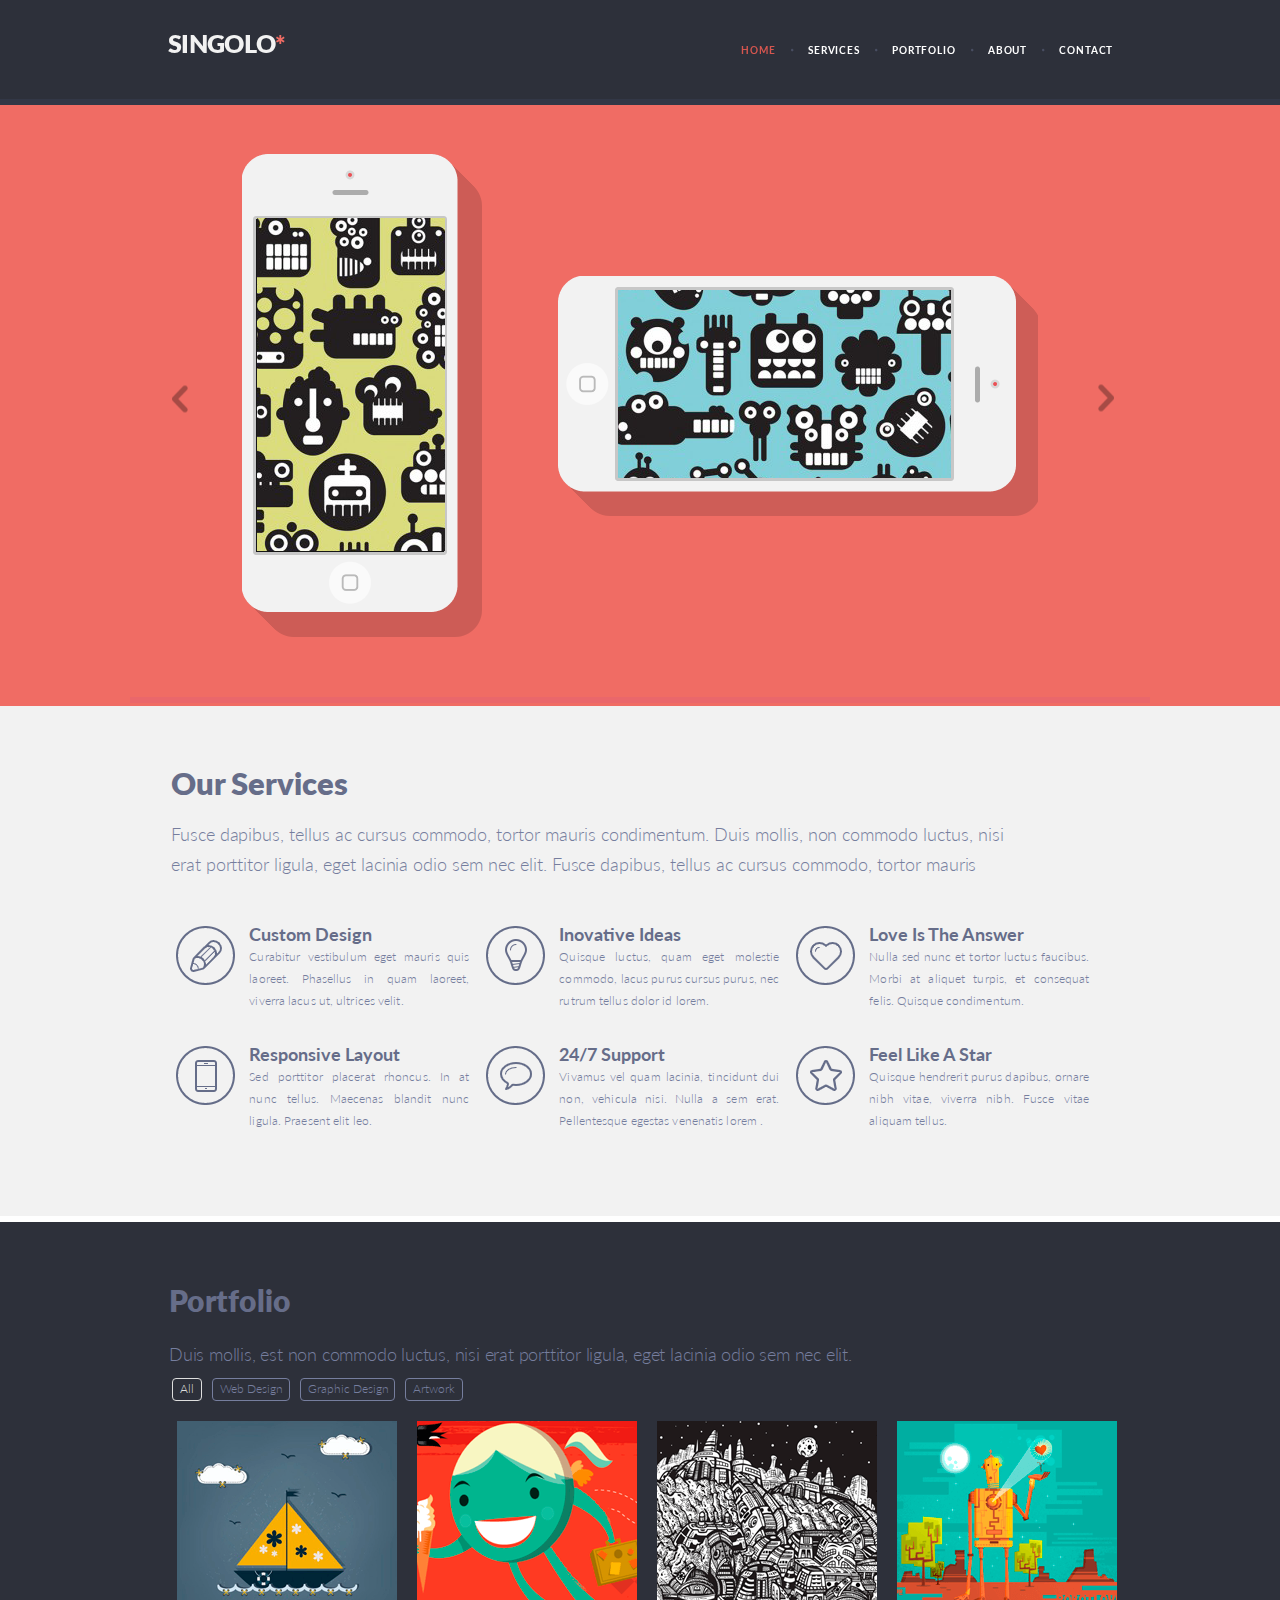
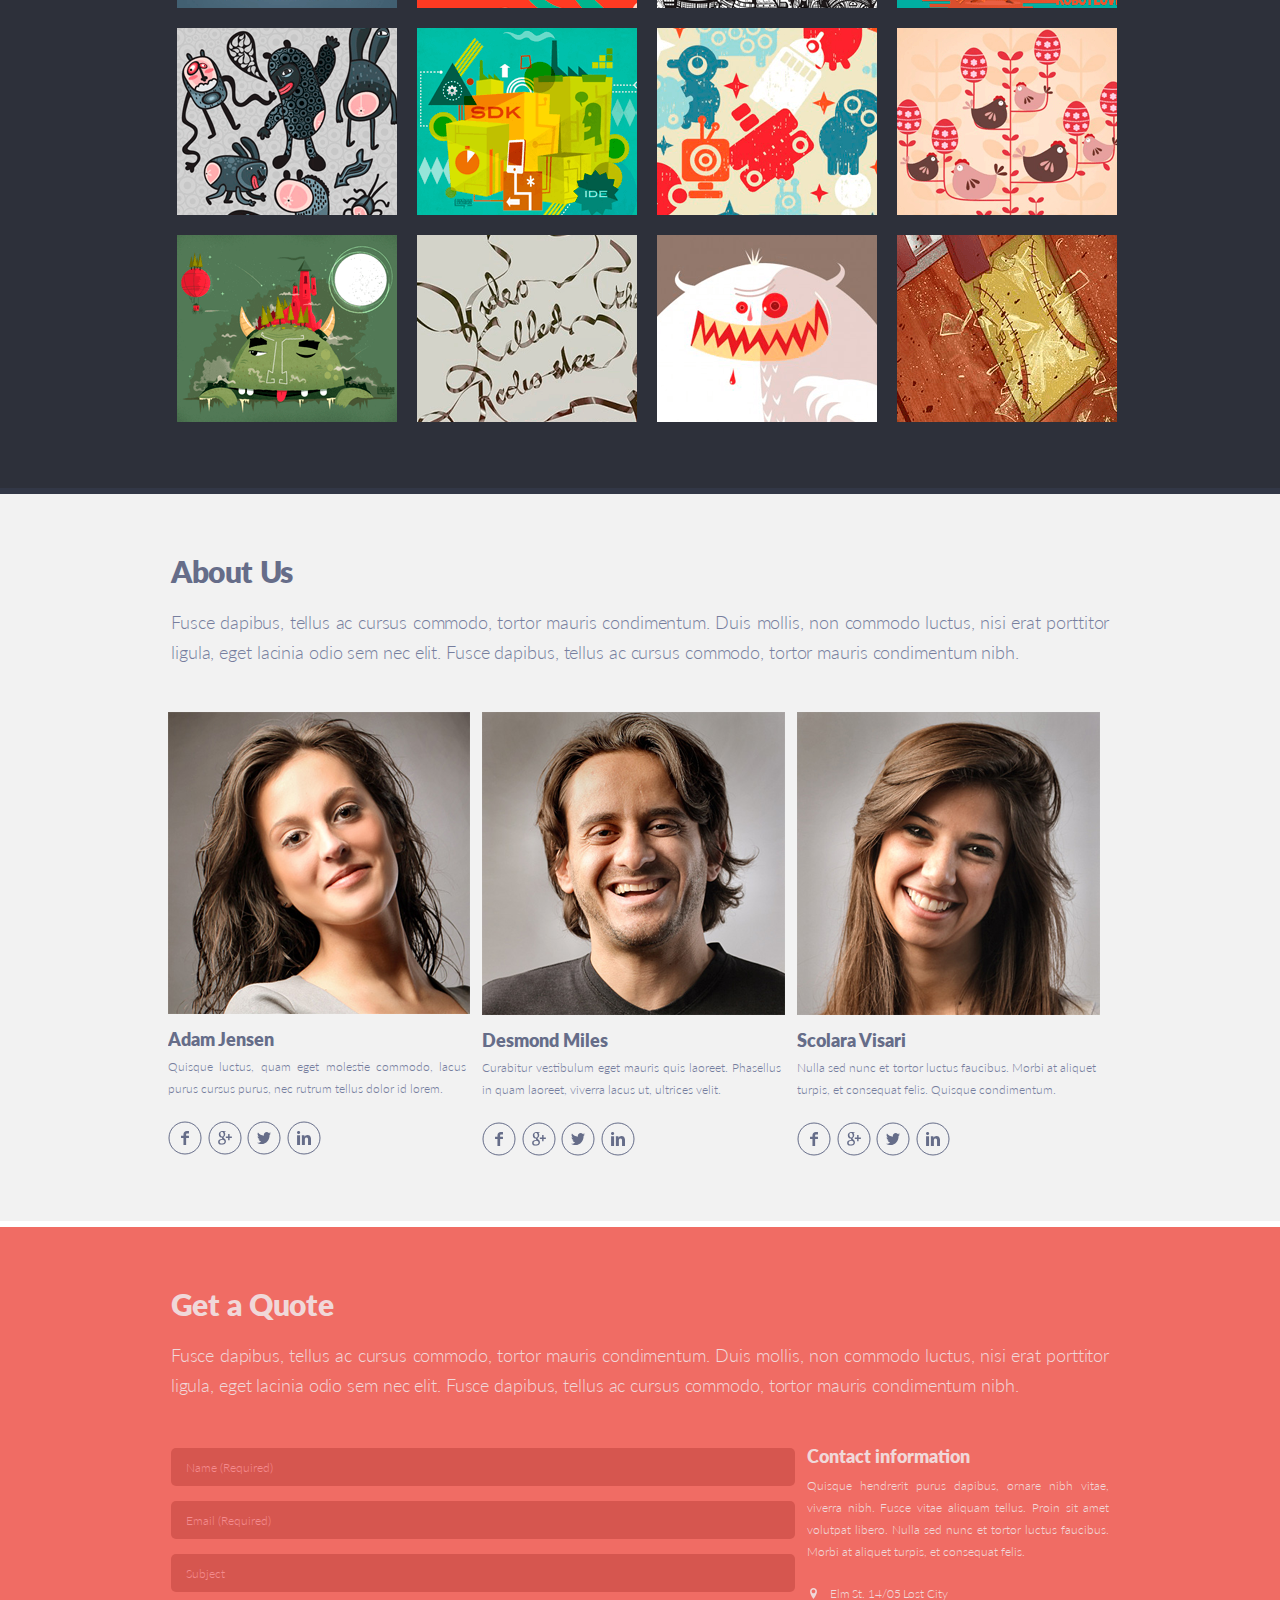
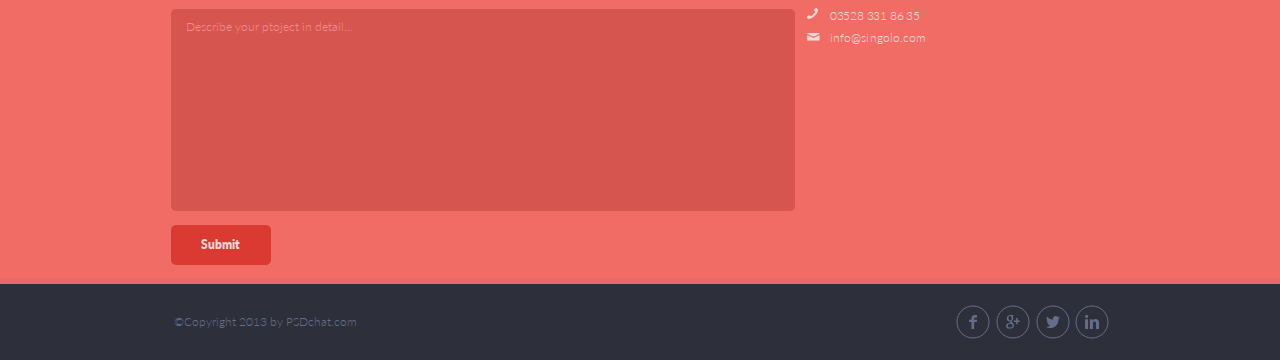
<file: index.html>
<!DOCTYPE html>
<html lang="en">

<head>
    <meta charset="UTF-8">
    <meta name="viewport" content="width=device-width, initial-scale=1.0">
    <meta http-equiv="X-UA-Compatible" content="ie=edge">
    <title>Singolo</title>
    <link rel="stylesheet" href="./style.css">
    <link rel="stylesheet" href="./fonts.css">
</head>

<body>
    <header>
        <div class="wraper">
            <div class="shadowed-cover"></div>
            <div class="header-content">
                <img src="./assets/icons/Burger-menu-icon.png" class="burger_button" alt="burger" id="burger_button">
                    <h1 class="logo_name" id="logo"><a href="#">Singolo</a></h1>
                <nav class="navbar" id="navbar">
                    <ul class="nav_menu hidden" id="menu">
                        <li class="nav_item active"><a href="#home">HOME</a></li>
                        <li class="nav_item"><a href="#services">SERVICES</a></li>
                        <li class="nav_item"><a href="#portfolio">PORTFOLIO</a></li>
                        <li class="nav_item"><a href="#about-us">ABOUT</a></li>
                        <li class="nav_item"><a href="#contact">CONTACT</a></li>
                    </ul>
                </nav>
            </div>
        </div>
    </header>
    <main>
        <article class="slider">
            <div class="carusel">
                <a class="anchor" id="home"></a>
                <div class="wraper">
                    <div class="slider-container">
                        <div class="slider-item active">
                            <div class="slider description">
                                <div class="vertical"><img src="./assets/icons/iphone_vert_fill.png"
                                        alt="vertical phone" id="vertical-fill">
                                    <div class="phone_button_vertical" id="vertical"></div>
                                </div>
                                <div class="horizontal"><img src="./assets/icons/iphone_horiz_fill.png"
                                        alt="horizontal phone" id="horizontal-fill">
                                    <div class="phone_button_horizontal" id="horizontal"></div>
                                </div>
                            </div>
                        </div>
                        <div class="slider-item">
                            <div class="slider description">
                                <div class="project_name">
                                    <img src="./assets/icons/Slider2.png" alt="slider" class="project-name-img">
                                </div>
                            </div>
                        </div>
                    </div>
                    <div class="controls">
                        <div class="control left">
                            <div class="arrow left">
                                <img src="./assets/icons/arrow left.png" alt="arrow left">
                            </div>
                        </div>
                        <div class="control right">
                            <div class="arrow right">
                                <img src="./assets/icons/arrow right.png" alt="arrow right">
                            </div>
                        </div>
                    </div>
                </div>
            </div>
        </article>

        <article class="services-block">
            <div class="wraper">
                <div class="services-content">
                    <a class="anchor fix-position" id="services"></a>
                    <h2 class="services_title">Our Services</h2>
                    <p class="services_description">Fusce dapibus, tellus ac cursus commodo, tortor mauris condimentum.
                        Duis
                        mollis, non commodo luctus,
                        nisi erat porttitor ligula, eget lacinia odio sem nec elit. Fusce dapibus, tellus ac cursus
                        commodo,
                        tortor mauris condimentum nibh.</p>
                    <div>
                        <div class="cards">
                            <div class="cards_item">
                                <img class="cards_pen cards_image" src="./assets/icons/pen.svg" alt="pen">
                                <h3 class="cards_name cards_name_design">Custom Design</h3>
                                <p class="cards_fill cards_fill_design">Curabitur vestibulum eget mauris quis laoreet.
                                    Phasellus in quam laoreet, viverra lacus
                                    ut, ultrices velit.</p>
                            </div>
                            <div class="cards_item">
                                <img class="cards_bulb cards_image" src="./assets/icons/lampa.png" alt="lightbulb">
                                <h3 class="cards_name cards_name_bulb">Inovative Ideas</h3>
                                <p class="cards_fill cards_fill_ideas">Quisque luctus, quam eget molestie commodo, lacus
                                    purus cursus purus, nec rutrum tellus
                                    dolor id lorem.</p>
                            </div>
                            <div class="cards_item">
                                <img class="cards_heart cards_image" src="./assets/icons/heart.svg" alt="heart">
                                <h3 class="cards_name cards_name_love">Love Is The Answer</h3>
                                <p class="cards_fill cards_fill_love">Nulla sed nunc et tortor luctus faucibus. Morbi at
                                    aliquet turpis, et consequat felis.
                                    Quisque condimentum.</p>
                            </div>
                            <div class="cards_item">
                                <img class="cards_phone cards_image" src="./assets/icons/phone.png" alt="phone">
                                <h3 class="cards_name cards_name_responsive">Responsive Layout</h3>
                                <p class="cards_fill cards_fill_responsive">Sed porttitor placerat rhoncus. In at nunc
                                    tellus. Maecenas blandit nunc ligula. Praesent
                                    elit leo.</p>
                            </div>
                            <div class="cards_item">
                                <img class="card_bubble cards_image" src="./assets/icons/bubble.svg" alt="bubble">
                                <h3 class="cards_name cards_name_support">24/7 Support</h3>
                                <p class="cards_fill cards_fill_support">Vivamus vel quam lacinia, tincidunt dui non,
                                    vehicula nisi. Nulla a sem erat.
                                    Pellentesque egestas venenatis lorem .</p>
                            </div>
                            <div class="cards_item">
                                <img class="card_star cards_image" src="./assets/icons/star.svg" alt="star">
                                <h3 class="cards_name cards_name_star">Feel Like A Star</h3>
                                <p class="cards_fill cards_fill_star">Quisque hendrerit purus dapibus, ornare nibh
                                    vitae,
                                    viverra nibh. Fusce vitae aliquam
                                    tellus.
                                </p>
                            </div>
                        </div>
                    </div>
                </div>
            </div>
        </article>

        <article class="portfolio">
            <div class="wraper">
                <div class="portfolio_container">
                    <a class="anchor fix-position" id="portfolio"></a>
                    <h2 class="title_portfolio">Portfolio</h2>
                    <p class="portfolio_description">
                        Duis mollis, est non commodo luctus, nisi erat porttitor ligula, eget lacinia odio sem nec elit.
                    </p>
                    <div class="portfolio_tags" id="tags">
                        <button class="tag all active">All</button>
                        <button class="tag web">Web Design</button>
                        <button class="tag design">Graphic Design</button>
                        <button class="tag artwork">Artwork</button>
                    </div>
                    <div class="portfolio_img">
                        <ul class="imges" id="portfolio_images">
                            <li class="img_item img_1"></li>
                            <li class="img_item img_2"></li>
                            <li class="img_item img_3"></li>
                            <li class="img_item img_4"></li>
                            <li class="img_item img_5"></li>
                            <li class="img_item img_6"></li>
                            <li class="img_item img_7"></li>
                            <li class="img_item img_8"></li>
                            <li class="img_item img_9"></li>
                            <li class="img_item img_10"></li>
                            <li class="img_item img_11"></li>
                            <li class="img_item img_12"></li>
                        </ul>
                    </div>
                </div>
        </article>
        <article class="about_us">
            <div class="about_container">
                <a class="anchor fix-position" id="about-us"></a>
                <h2 class="title_about_us">About Us</h2>
                <p class="about_us_description">
                    Fusce dapibus, tellus ac cursus commodo, tortor mauris condimentum. Duis mollis, non commodo
                    luctus, nisi erat porttitor ligula, eget lacinia odio sem nec elit. Fusce dapibus, tellus
                    ac cursus commodo, tortor mauris condimentum
                    nibh.
                </p>
                <div class="member_board">
                    <div class="member">
                        <div class="member_photo">
                            <img src="./assets/icons/member_1.png" alt="member_1">
                        </div>
                        <h3 class="member_name">Adam Jensen</h3>
                        <p class="member_info">Quisque luctus, quam eget molestie commodo, lacus purus cursus purus,
                            nec rutrum tellus dolor id lorem.</p>
                        <ul class="member socials">
                            <li class="social_icon facebook">
                                <a href="#" target="_blank"></a>
                            </li>
                            <li class="social_icon google">
                                <a href="#" target="_blank"></a>
                            </li>
                            <li class="social_icon twitter">
                                <a href="#" target="_blank"></a>
                            </li>
                            <li class="social_icon linkedin">
                                <a href="#" target="_blank"></a>
                            </li>
                        </ul>
                    </div>
                    <div class="member center">
                        <div class="member_photo">
                            <img src="./assets/icons/member_2.png" alt="member_2">
                        </div>
                        <h3 class="member_name">Desmond Miles</h3>
                        <p class="member_info">Curabitur vestibulum eget mauris quis laoreet. Phasellus in quam
                            laoreet, viverra lacus ut, ultrices velit.</p>
                        <ul class="member socials">
                            <li class="social_icon facebook">
                                <a href="#" target="_blank"></a>
                            </li>
                            <li class="social_icon google">
                                <a href="#" target="_blank"></a>
                            </li>
                            <li class="social_icon twitter">
                                <a href="#" target="_blank"></a>
                            </li>
                            <li class="social_icon linkedin">
                                <a href="#" target="_blank"></a>
                            </li>
                        </ul>
                    </div>
                    <div class="member">
                        <div class="member_photo">
                            <img src="./assets/icons/member_3.png" alt="member_3">
                        </div>
                        <h3 class="member_name">Scolara Visari</h3>
                        <p class="member_info">Nulla sed nunc et tortor luctus faucibus. Morbi at aliquet turpis, et
                            consequat felis. Quisque condimentum.</p>
                        <ul class="member socials">
                            <li class="social_icon facebook">
                                <a href="#" target="_blank"></a>
                            </li>
                            <li class="social_icon google">
                                <a href="#" target="_blank"></a>
                            </li>
                            <li class="social_icon twitter">
                                <a href="#" target="_blank"></a>
                            </li>
                            <li class="social_icon linkedin">
                                <a href="#" target="_blank"></a>
                            </li>
                        </ul>
                    </div>
                </div>
            </div>
            </div>
        </article>
        <article class="quote">
            <div class="wraper">
                <div class="quote_container">
                    <h2 class="quote_title">
                        Get a Quote
                    </h2>
                    <p class="quote_description">Fusce dapibus, tellus ac cursus commodo, tortor mauris condimentum.
                        Duis
                        mollis, non commodo luctus, nisi erat porttitor ligula, eget lacinia odio sem nec elit.
                        Fusce
                        dapibus,
                        tellus ac cursus commodo, tortor mauris condimentum nibh.</p>
                    <div class="form_section">
                        <div class="feedback">
                            <div class="feedback_form">
                                <form action="#" id="form">
                                    <input class="name" type="text" name="name" id="name" placeholder="Name (Required)"
                                        maxlength="30" required>
                                    <input class="email" type="email" id="email" name="email"
                                        placeholder="Email (Required)" maxlength="30" required>
                                    <input class="subject" id="subject" type="text" name="subject" placeholder="Subject"
                                        maxlength="30">
                                    <textarea class="textarea" name="description" id="description" cols="30" rows="10"
                                        placeholder="Describe your ptoject in detail..." maxlength="300"></textarea>
                                    <button class="button" id="submit_btn" type="submit">Submit</button>
                                </form>
                            </div>
                            <div id="message_block" class="hidden">
                                <div id="message" class="message">
                                    <p>The letter was sent</p>
                                    <br>
                                    <p> <span id="message_subject"></span></p>
                                    <br>
                                    <p><span id="message_description"></span> </p>
                                    <br>
                                    <button class="button" id="close_btn">OK</button>
                                </div>
                            </div>
                            <div class="contact_information">
                                <a class="anchor" id="contact"></a>
                                <h3 class="information_title">Contact information</h3>
                                <p class="informaion_description">Quisque hendrerit purus dapibus, ornare nibh vitae,
                                    viverra
                                    nibh.
                                    Fusce vitae aliquam tellus. Proin sit amet volutpat libero. Nulla sed nunc et tortor
                                    luctus
                                    faucibus. Morbi at aliquet turpis, et consequat felis.</p>
                                <ul class="contacts">
                                    <li class="adress contact_item">
                                        <a href="#" class="location">Elm St. 14/05 Lost City</a>
                                    </li>
                                    <li class="phone contact_item">
                                        <a class="phone_link" href="tel:+035283318635">03528 331 86 35</a>
                                    </li>
                                    <li class="email contact_item">
                                        <a class="email_link" href="mailto:info@singolo.com">info@singolo.com</a>
                                    </li>
                                </ul>
                            </div>
                        </div>
                    </div>
                </div>
            </div>
            </div>
        </article>
    </main>
</body>

<footer>
    <div class="wraper">
        <div class="footer_content">
            <p class="copyright">©Copyright 2013 by PSDchat.com</p>
            <ul class="socials">
                <li class="social_icon facebook">
                    <a href="#" target="_blank"></a>
                </li>
                <li class="social_icon google">
                    <a href="#" target="_blank"></a>
                </li>
                <li class="social_icon twitter">
                    <a href="#" target="_blank"></a>
                </li>
                <li class="social_icon linkedin">
                    <a href="#" target="_blank"></a>
                </li>
            </ul>
        </div>
    </div>
</footer>
<script src="./script.js"></script>

</html>
</file>
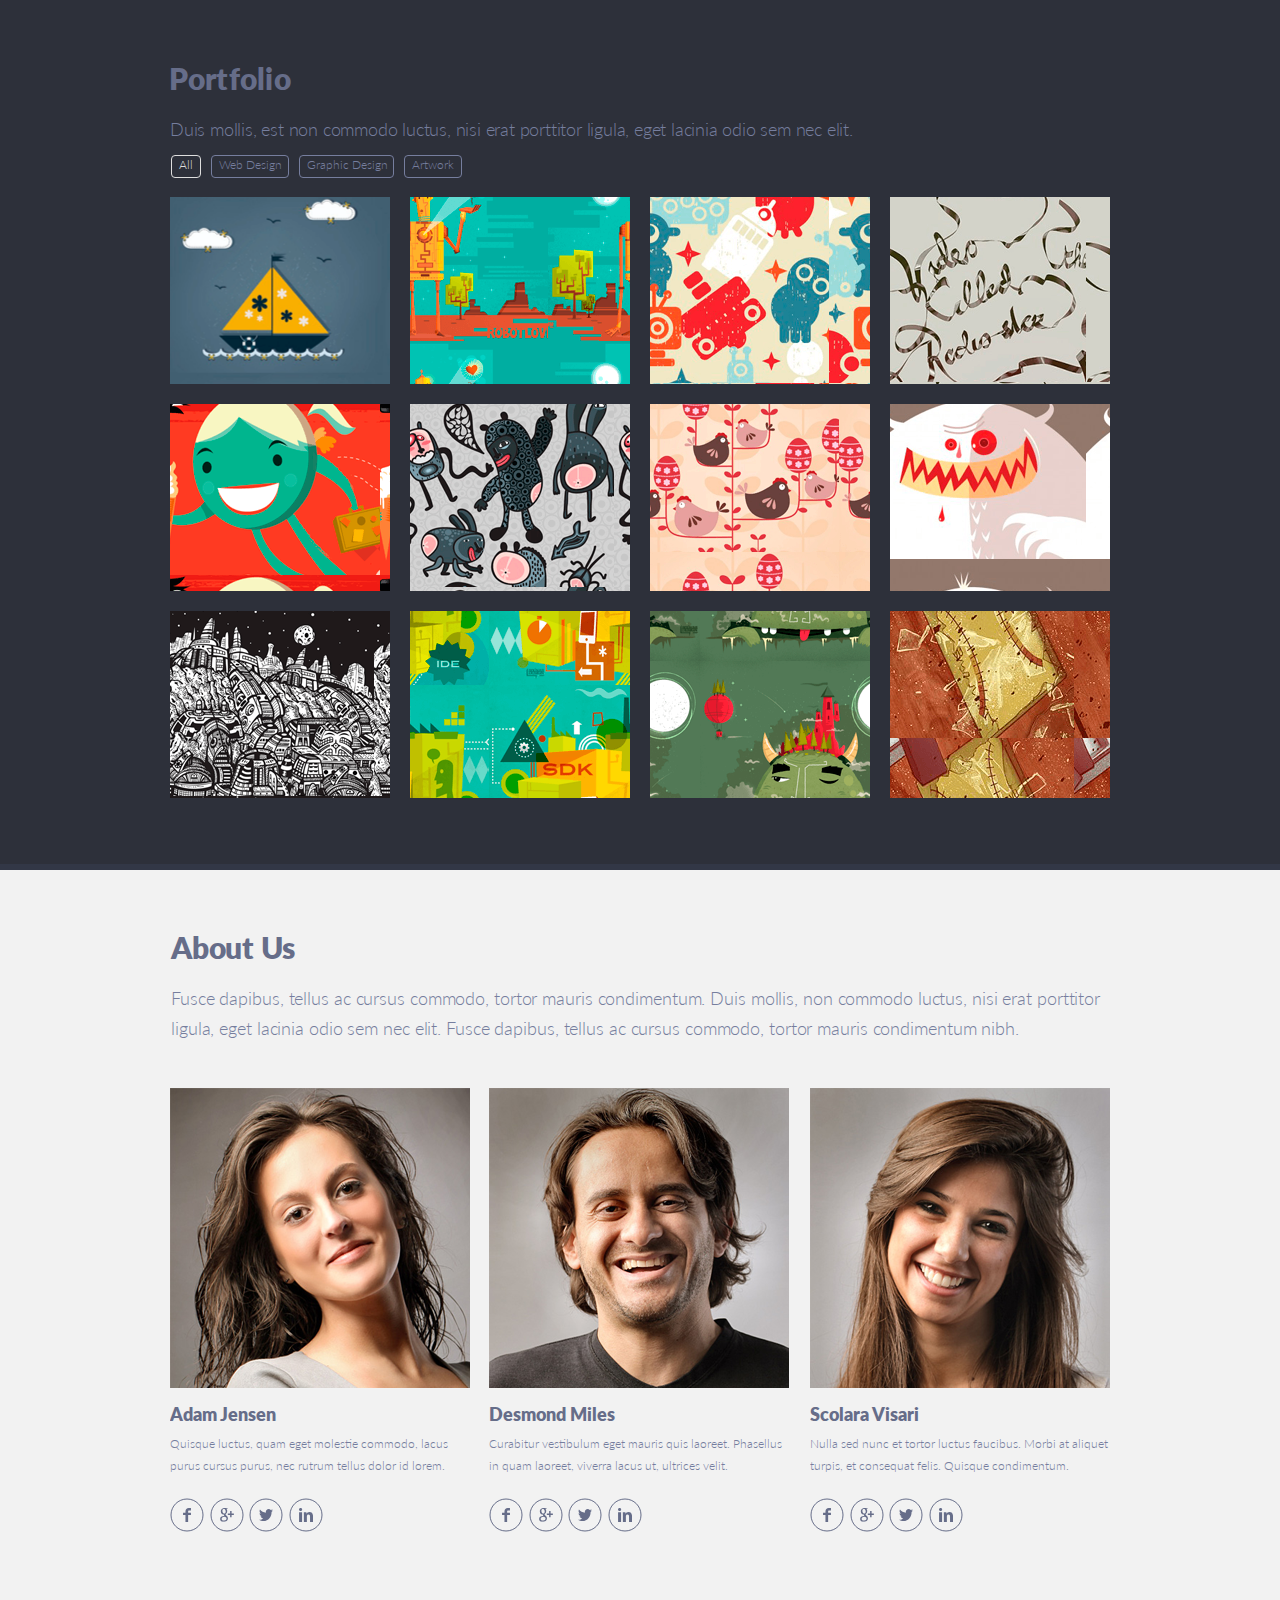
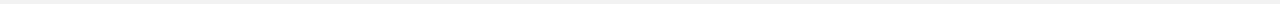
<file: singolo2.html>
<!DOCTYPE html>
<html lang="en">

<head>
    <meta charset="UTF-8">
    <meta name="viewport" content="width=device-width, initial-scale=1.0">
    <title>Singolo</title>
    <link rel="stylesheet" href="./singolo2.css">
    <link rel="stylesheet" href="./fonts.css">
</head>

<body>
    <div class="wraper">
        <article class="portfolio">
            <div class="portfolio_container">
                <h2 class="title_portfolio">Portfolio</h2>
                <p class="portfolio_description">
                    Duis mollis, est non commodo luctus, nisi erat porttitor ligula, eget lacinia odio sem nec elit.
                </p>
                <div class="portfolio_tags">
                    <button class="tag all">All</button>
                    <button class="tag web">Web Design</button>
                    <button class="tag design">Graphic Design</button>
                    <button class="tag artwork">Artwork</button>
                </div>
                <div class="portfolio_img">
                    <div class="column_one portfolio_column">
                        <div class="img_item img_1"></div>
                        <div class="img_item img_2"></div>
                        <div class="img_item img_3"></div>
                    </div>
                    <div class="column_two portfolio_column">
                        <div class="img_item img_4"></div>
                        <div class="img_item img_5"></div>
                        <div class="img_item img_6"></div>
                    </div>
                    <div class="column_three portfolio_column">
                        <div class="img_item img_7"></div>
                        <div class="img_item img_8"></div>
                        <div class="img_item img_9"></div>
                    </div>
                    <div class="column_four portfolio_column">
                        <div class="img_item img_10"></div>
                        <div class="img_item img_11"></div>
                        <div class="img_item img_12"></div>
                    </div>   
                </div>
            </div>
        </article>
        <article class="about_us">
            <div class="about_container">
                <h2 class="title_about_us">About Us</h2>
                <p class="about_us_description">
                    Fusce dapibus, tellus ac cursus commodo, tortor mauris condimentum. Duis mollis, non commodo luctus, nisi erat porttitor <br> ligula, eget lacinia odio sem nec elit. Fusce dapibus, tellus ac cursus commodo, tortor mauris condimentum
                    nibh.
                </p>
                <div class="member_board">
                    <div class="member">
                        <div class="member_photo">
                            <img src="./assets/icons/member_1.png" alt="member_1">
                        </div>
                        <h3 class="member_name">Adam Jensen</h3>
                        <p class="member_info">Quisque luctus, quam eget molestie commodo, lacus purus cursus purus, nec rutrum tellus dolor id lorem.</p>
                        <ul class="socials">
                            <li class="social_icon facebook">
                                <a href="#" target="_blank"></a>
                            </li>
                            <li class="social_icon google">
                                <a href="#" target="_blank"></a>
                            </li>
                            <li class="social_icon twitter">
                                <a href="#" target="_blank"></a>
                            </li>
                            <li class="social_icon linkedin">
                                <a href="#" target="_blank"></a>
                            </li>
                        </ul>
                    </div>
                    <div class="member center">
                        <div class="member_photo">
                            <img src="./assets/icons/member_2.png" alt="member_2">
                        </div>
                        <h3 class="member_name">Desmond Miles</h3>
                        <p class="member_info">Curabitur vestibulum eget mauris quis laoreet. Phasellus in quam laoreet, viverra lacus ut, ultrices velit.</p>
                        <ul class="socials">
                            <li class="social_icon facebook">
                                <a href="#" target="_blank"></a>
                            </li>
                            <li class="social_icon google">
                                <a href="#" target="_blank"></a>
                            </li>
                            <li class="social_icon twitter">
                                <a href="#" target="_blank"></a>
                            </li>
                            <li class="social_icon linkedin">
                                <a href="#" target="_blank"></a>
                            </li>
                        </ul>
                    </div>
                    <div class="member">
                        <div class="member_photo">
                            <img src="./assets/icons/member_3.png" alt="member_3">
                        </div>
                        <h3 class="member_name">Scolara Visari</h3>
                        <p class="member_info">Nulla sed nunc et tortor luctus faucibus. Morbi at aliquet turpis, et consequat felis. Quisque condimentum.</p>
                        <ul class="socials">
                            <li class="social_icon facebook">
                                <a href="#" target="_blank"></a>
                            </li>
                            <li class="social_icon google">
                                <a href="#" target="_blank"></a>
                            </li>
                            <li class="social_icon twitter">
                                <a href="#" target="_blank"></a>
                            </li>
                            <li class="social_icon linkedin">
                                <a href="#" target="_blank"></a>
                            </li>
                        </ul>
                    </div>
                </div>
            </div>
        </article>
    </div>
</body>

</html>
</file>
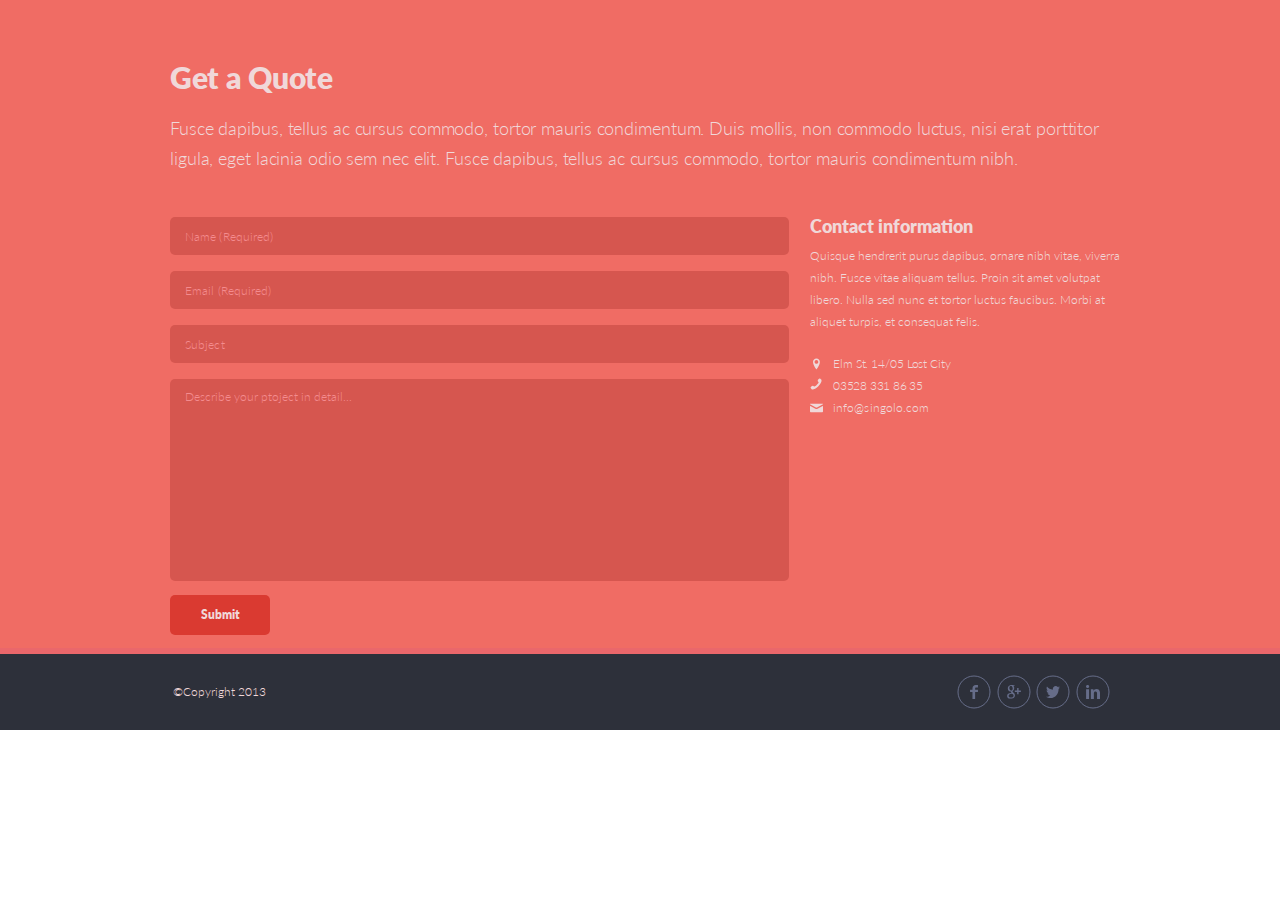
<file: singolo3.html>
<!DOCTYPE html>
<html lang="en">

<head>
    <meta charset="UTF-8">
    <meta name="viewport" content="width=device-width, initial-scale=1.0">
    <title>Singolo</title>
    <link rel="stylesheet" href="./singolo3.css">
    <link rel="stylesheet" href="./fonts.css">
</head>

<body>
    <div class="wraper">
        <div class="quote">
            <div class="quote_container">
                <h2 class="quote_title">
                    Get a Quote
                </h2>
                <p class="quote_description">Fusce dapibus, tellus ac cursus commodo, tortor mauris condimentum. Duis
                    mollis, non commodo luctus, nisi erat porttitor <br> ligula, eget lacinia odio sem nec elit. Fusce
                    dapibus,
                    tellus ac cursus commodo, tortor mauris condimentum nibh.</p>
                <div class="form_section">
                    <div class="feedback">
                        <div class="feedback_form">
                            <form action="#">
                                    <input type="text" name="name" id="name" placeholder="Name (Required)" required>
                                    <input class="email" type="email" name="email" placeholder="Email (Required)" required>
                                    <input class="subject" type="text" name="subject" placeholder="Subject">
                                    <textarea class="textarea" name="description" id="description" cols="30" rows="10"
                                        placeholder="Describe your ptoject in detail..."></textarea>
                                    <button class="button">Submit</button>
                            </form>
                        </div>
                        <div class="contact_information">
                            <h3 class="information_title">Contact information</h3>
                            <p class="informaion_description">Quisque hendrerit purus dapibus, ornare nibh vitae,
                                viverra
                                nibh.
                                Fusce vitae aliquam tellus. Proin sit amet volutpat libero. Nulla sed nunc et tortor
                                luctus
                                faucibus. Morbi at aliquet turpis, et consequat felis.</p>
                            <ul class="contacts">
                                <li class="adress contact_item">
                                    <a href="#" class="location">Elm St. 14/05 Lost City</a>
                                </li>
                                <li class="phone contact_item">
                                    <a class="phone_link" href="tel:+035283318635">03528 331 86 35</a>
                                </li>
                                <li class="email contact_item">
                                    <a class="email_link" href="mailto:info@singolo.com">info@singolo.com</a>
                                </li>
                            </ul>
                        </div>
                    </div>
                </div>
            </div>
        </div>
    </div>
</body>
<footer>
    <div class="footer_content">
        <p class="copyright">©Copyright 2013</p>
        <ul class="socials">
            <li class="social_icon facebook">
                <a href="#" target="_blank"></a>
            </li>
            <li class="social_icon google">
                <a href="#" target="_blank"></a>
            </li>
            <li class="social_icon twitter">
                <a href="#" target="_blank"></a>
            </li>
            <li class="social_icon linkedin">
                <a href="#" target="_blank"></a>
            </li>
        </ul>
    </div>
</footer>

</html>
</file>
<file: style.css>
* {
    margin: 0;
    padding: 0;
    border: 0;
    scroll-behavior: smooth;
}


a {
    text-decoration: none;
    color: inherit;
}

header {
    background-color: #2d303a;
    width: 100%;
    height: 11vh;
    position: sticky;
    top: 0;
    z-index: 10;
    box-shadow: 0px 6px 0px 0px rgba(50,55,70,1);
}

.wraper {
    max-width: 1020px;
    margin: 0 auto;
}

.header-content {
    height: 100%;
    width: 94%;
    margin: 0 auto;
    display: flex;
    justify-content: space-between;
}

.logo {
    width: 140px;
    height: 100%;
}

.logo_name {
    font-size: 24.7px;
    line-height: 7px;
    font-family: "Lato Black", sans-serif;
    text-transform: uppercase;
    margin-left: 7.5px;
    margin-top: 40px;
    letter-spacing: -0.7px;
    color: #F2F2F2;
}

.logo_name::after {
    content: "*";
    color: #F06C64;
    font-size: 25px;
}
.navbar {
    width: 390px;
    height: 100%;
}

.burger_button {
    display: none;
}
.nav_item:first-child::before {
    content: "";
}

.nav_item::before {
    content: ".";
    position: relative;
    bottom: 3px;
    left: -13px;
    font-weight: 700;
    font-size: 19px;
    font-family: "Lato", sans-serif;
    color: #494e62;
}

.nav_menu {
    display: flex;
    justify-content: space-between;
    list-style: none;
    padding-left: 12px;
    padding-right: 6px;
    margin-top: 35px;
}

.nav_item {
    font-family: "Lato-bold", sans-serif;
    font-size: 10.4px;
    font-weight: 700;
    color: #FFFFFF;
    letter-spacing: 0.9px;
}

.nav_item:hover,
.nav_item:focus {
    box-shadow: 0 0.5em 0.5em -0.4em var(--hover);
    color: #f48c8f;
    cursor: pointer;
}

.active {
    color: #d6564f;
}

.nav_item:not(.active):hover {
    cursor: pointer;
    color: #F06C64;
}

main {
    width: 100%;
    background-color: #F06C64;
}
/*Slider*/
.carusel {
    position: relative;
    top: 29.2vw;
    left: 50%;
    text-align: center;
    transform: translate(-50%, -50%);
    background-color: #F06C64;
    max-width: 1020px;
    height: 58vw;
    max-height: 594px;
    box-shadow: 0px 6px 0px 0px rgba(234,103,107,1);
}


.slider-container {
    position: relative;
    width: 100%;
    overflow: hidden;
    height: 59vw;
}

.slider-item.hidden {
    display: none;
    position: relative;
    margin: 0 auto;
}

.slider-item {
    display: none;
    position: relative;
    animation: 0.5s ease-in-out;
    max-height: 600px;
    height: 59vh;
}

.slider-item.next,
.slider-item.active {
    display: block;
}
.next {
    position: absolute;
    top: 0;
    width: 100%;
}
.controls {
    width: 1020px;
}

.control {
    position: absolute;
    top: 0px;
    bottom: 1px;
    max-width: 83px;
    width: 9vw;
    cursor: pointer;
}

.control.left:hover,
.control.right:hover {
    opacity: 1;
}

.control.left {
    right: auto;    
    opacity: 0.3;
    height: 100%;
}

.control.right {
    left: auto;
    margin-right: 1%;
    right: 0;
    opacity: 0.3;
}

.arrow {
    display: inline-block;
    position: absolute;
    top: 50%;
    transform: translateY(-50%);
    font-size: 10px;
}

.slider.description {
    display: flex;
    width: 100%;
    margin: 0 auto;
    justify-content: space-between;
    text-align: justify;
    height: 58.9vw;
    max-width: 100%;
}
.project-name {
    background-image: url(./assets/icons/Slider2.png);
    max-height: 600px;
    max-width: 1020px;
    width: 103vw;
    height: 62vw;
}

.project-name-img {
    width: 100%;
}


/*slider animation*/
.to-left {
    animation-name: left;
}

.from-right {
    animation-name: right;
}

.to-right {
    animation-name: right;
    animation-direction: reverse;
}

.from-left {
    animation-name: left;
    animation-direction: reverse;
}

@keyframes left {
    from {
        left: 0;
    }
    to {
        left: -100%;
    }
}
@keyframes right {
    from {
        left: 100%;
    }
    to {
        left: 0;
    }
}

.vertical {
    width: 24vw;
    max-height: 483px;
    max-width: 240px;
    height: 48vw;
    margin-top: 5%;
    margin-left: 11%;
    background-image: url(./assets/icons/iPhone\ Vertical.png);
    user-select: none;
    background-repeat: no-repeat;
    background-size: cover;
}

.horizontal {
    max-height: 240px;
    height: 24vw;
    max-width: 480px;
    width: 48vw;
    margin-top: 17%;
    margin-right: 11%;
    background-image: url(./assets/icons/iPhone\ Horizontal.png);
    user-select: none;
    background-repeat: no-repeat;
    background-size: cover;
}

.phone_button_vertical {
    position: absolute;
    max-width: 42px;
    max-height: 42px;
    width: 4vw;
    border-radius: 50%;
    margin: 0.6% 0 0 8.6%;
    height: 4vw;
}

.phone_button_horizontal:hover,
.phone_button_vertical:hover {
    cursor: pointer;
    border: 1px solid rgba(50, 55, 70, 0.5);
}

.phone_button_horizontal {
    position: absolute;
    max-width: 42px;
    max-height: 42px;
    width: 4vw;
    border-radius: 50%;
    margin: -11.8% 0 0 0.8%;
    height: 4vw;
}

#vertical-fill {
    margin: 27% 0 0 6%;
    max-width: 188px;
    max-height: 333px;
    width: 19vw;
    height: 33.2vw;
}
#horizontal-fill {
    margin: 3% 0 0 12.6%;
    max-width: 333px;
    max-height: 188px;
    width: 33.2vw;
    height: 18.7vw;
}

.services-block {
    width: 100%;
    padding-bottom: 6%;
    margin-top: 1%;
    background-color: #F2F2F2;
    box-shadow: inset 0 -6px 0 0 rgba(255,255,255,1);
}

.services_title {
    width: 100%;
    padding-top: 68.3px;
    font-size: 30.5px;
    line-height: 18px;
    color: #666d89;
    font-family: "Lato Black", sans-serif;
    letter-spacing: -0.08px;
    text-align: left;
}

.services_description {
    width: 92%;
    height: 57px;
    margin-top: 27px;
    font-size: 18px;
    line-height: 30px;
    color: #767e9e;
    font-family: "Lato", sans-serif;
    font-weight: 300;
    text-align: left;
    overflow: hidden;
    letter-spacing: -0.04px;
}

.services-content {
    position: relative;
    width: 92%;
    margin: 0 auto;
}

.cards {
    display: flex;
    justify-content: center;
    flex-wrap: wrap;
    margin-top: 29px;
}

.cards_item {
    width: 310px;
    height: 100px;
    overflow: hidden;
    margin-top: 20px;
}

.cards_name {
    font-size: 18px;
    line-height: 18px;
    color: #666d89;
    letter-spacing: 0px;
    font-family: "Lato-bold", sans-serif;
    text-align: left;
    width: 100%;
    margin-left: 24%;
    margin-bottom: 1%;
}

.cards_fill {
    font-size: 12px;
    line-height: 22px;
    letter-spacing: 0.1px;
    color: #767e9e;
    font-family: "Lato", sans-serif;
    text-align: justify;
    width: 71%;
    margin-left: 24%;
}

.cards_image {
    position: absolute;

}

ul {
    list-style: none;
}

.portfolio {
    width: 100vw;
    max-width: 100%;
    height: 100%;
    background-color: #2D303A;
    box-shadow: inset 0 -6px 0 0 rgba(50, 55, 70, 1);
    padding-bottom: 72px;
}

a.anchor {
    display: block;
    visibility: hidden;
    position: relative;
    top: -79px;
}

.portfolio_container {
    max-width: 1020px;
    margin-left: 15px;
}

.title_portfolio {
    font-size: 30px;
    line-height: 18px;
    color: #666d89;
    font-family: "Lato Black";
    font-weight: 700;
    text-align: left;
    letter-spacing: 0.3px;
    padding-top: 69px;
    margin-left: 24px;
}

.portfolio_description {
    font-size: 18px;
    width: 92%;
    line-height: 30px;
    color: #767e9e;
    font-family: "Lato";
    font-weight: 300;
    letter-spacing: -0.2px;
    text-align: justify;
    overflow: hidden;
    margin: 30px 0 0 24px;
}
.shadowed-cover{
    display: none;
}

.portfolio_tags {
    margin: 9px 0px 0px 27px;
}

.tag,
.tag:not(.active) {
    cursor: pointer;
    font-size: 12px;
    color: #767e9e;
    border-radius: 4px;
    font-family: "Lato", sans-serif;
    border: 0.7px solid #767e9e;
    background-color: #2D303A;
    padding: 2px 7px 3.7px 7px;
    margin-right: 11.3px;
}

.tag.web {
    margin-left: -5px;
    padding-right: 6.2px;
}

.tag.design {
    margin-left: -6px;
    padding-right: 5px;
}

.tag.artwork {
    margin-left: -5px;
}

.tag.all {
    border-width: 1px;
}

.tag:hover,
.tag.active {
    color: #dedede;
    border-color: #dedede;
}

button:focus {
    outline: none;
}

.portfolio_img {
    display: flex;
    justify-content: space-between;
    flex-wrap: wrap;
    width: 98%;
    /* margin: 18px 0px 0 40px; */
    border-width: 1px;
}
.imges {
    display: flex;
    justify-content: center;
    width: 95vw;
    max-width: 1020px;
    flex-wrap: wrap;
}

.img_item {
    max-height: 187px;
    max-width: 220px;
    height: 60vw;
    width: 115vw;
    margin: 20px 0px 0 20px;
}

.img_item.selected {
    outline: 5px solid #F06C64;
}

.img_1 {
    background-image: url(./assets/icons/img_1.png);
}

.img_2 {
    background-image: url(./assets/icons/img_2.png);
}

.img_3 {
    background-image: url(./assets/icons/img_3.png);
}

.img_4 {
    background-image: url(./assets/icons/img_4.png);
}

.img_5 {
    background-image: url(./assets/icons/img_5.png);
}

.img_6 {
    background-image: url(./assets/icons/img_6.png);
}

.img_7 {
    background-image: url(./assets/icons/img_7.png);
}

.img_8 {
    background-image: url(./assets/icons/img_8.png);
}

.img_9 {
    background-image: url(./assets/icons/img_9.png);
}

.img_10 {
    background-image: url(./assets/icons/img_10.png);
}

.img_11 {
    background-image: url(./assets/icons/img_11.png);
}

.img_12 {
    background-image: url(./assets/icons/img_12.png);
}

.about_us {
    width: 100%;
    padding-bottom: 31px;
    background-color: #F2F2F2;
    box-shadow: inset 0 -6px 0 0 rgba(255, 255, 255, 1)
}

.about_container {
    max-width: 1020px;
    margin: 0 auto;
}

.title_about_us {
    font-size: 30px;
    line-height: 18px;
    color: #666d89;
    font-family: "Lato Black";
    font-weight: 700;
    text-align: left;
    letter-spacing: -0.4px;
    padding-top: 68.2px;
    padding-left: 41px;
}

.about_us_description {
    width: 92%;
    font-size: 18px;
    line-height: 30px;
    color: #767e9e;
    font-family: "Lato";
    font-weight: 300;
    letter-spacing: -0.1px;
    margin: 27px 0 0 41px;
    text-align: justify
}

.member {

    overflow: hidden;
    padding-bottom: 20px;
}

.member_board {
    display: flex;
    justify-content: center;
    width: 98%;
    margin: 0 auto;
    margin-top: 45px;
 /*   margin-left: 17px;*/
}

.member_name {
    font-size: 18px;
    margin: 4% 0 0 0;
    width: 100%;
    line-height: 18px;
    text-overflow: ellipsis;
    color: #666d89;
    overflow: hidden;
    white-space: nowrap;
    font-family: "Lato Black";
    font-weight: 900;
}

.member_photo {
    max-width: 314px;
    overflow: hidden;
    margin-right: 12px;
}

.member_photo img {
    width: 100%;
}

.member_info {
    max-width: 300px;
    width: 95%;
    font-size: 12px;
    line-height: 22px;
    color: #767e9e;
    font-family: "Lato";
    font-weight: 400;
    text-align: justify;
    margin-top: 8px;
}

.socials {
    display: flex;
    flex-direction: row;
    flex-wrap: wrap;
    overflow: hidden;
    margin-top: 21px;
    width: 153px;
    justify-content: space-between;
}

.social_icon {
    width: 34px;
    height: 34px;
}

.social_icon:hover {
    cursor: pointer;
    opacity: 0.3;
}

.quote {
    width: 100%;
    background-color: #F06C64;
    box-shadow: inset 0 -6px 0 0 rgba(234, 103, 107, 1);
    padding-bottom: 19px;
}

.quote_container {
    width: 92%;
    margin: 0 auto;
}

.quote_title {
    font-size: 30px;
    line-height: 20px;
    color: #f0d8d9;
    font-family: "Lato Black";
    font-weight: 900;
    text-align: left;
    padding: 67px 0 0 0;
    letter-spacing: -0.3px;
}

.quote_description {
    font-size: 18px;
    line-height: 30px;
    color: #f0d8d9;
    font-family: "Lato";
    font-weight: 300;
    text-align: left;
    margin: 26px 0 0 0;
    letter-spacing: -0.1px;
    text-align: justify;
}

.feedback {
    display: flex;
    justify-content: space-between;
    width: 100%;
    margin: 33px 0 0 0;
}

.feedback_form {
    display: flex;
    justify-content: space-between;
    width: 630px;
}

form input {
    width: 99%;
    height: 38px;
    padding-left: 15px;  
    border-radius: 5px;
    background-color: #d6564f;
    font-size: 12px;
    line-height: 22px;
    color: #f48c8f;
    font-family: "Lato", sans-serif;
    font-weight: 400;
    text-align: justify;
    margin-top: 15px;
}

form input::placeholder {
    color: #f48c8f;
}

textarea {
    width: 99%;
    height: 195px;
    padding-top: 7px;
    padding-left: 15px;
    font-size: 12px;
    line-height: 22px;
    color: #f48c8f;
    font-family: "Lato", sans-serif;
    font-weight: 400;
    border-radius: 5px;
    background-color: #d6564f;
    resize: none;
    text-align: justify;
    margin: 17px 0 0 0;
}

.textarea::placeholder {
    color: #f48c8f;
}

.button {
    background-color: rgb(218, 58, 49);
    font-size: 12px;
    line-height: 22px;
    color: #f0d8d9;
    border: 0;
    border-radius: 5px;
    text-align: center;
    width: 100px;
    height: 40px;
    font-family: "Lato Black";
    font-weight: 400;
    margin-top: 10px;
    text-align: center;
}
#message_block {
    position: absolute;
    width: 100%;
    height: 3518px;
    top: 0;
    z-index: 1;
    left: 0;
    background-color: #0008;
}

#message_block.hidden {
    display: none;
}

.message {
    position: fixed;
    top: 50%;
    left: 25%;
    right: 25%;
    text-align: center;
    z-index: 1;
    color: #dedede;
    text-align: left;
    font-family: "Lato", sans-serif;
    font-size: 18px;
    border-radius: 0%;
    padding: 10px 10px 10px 10px;
    /* border: 1px solid red; */
    background-color: #2D303A;
}

.message p {
    overflow: hidden;
    text-overflow: ellipsis;
}

.button:hover {
    opacity: 0.5;
    cursor: pointer;
}

.contacts {
    list-style: none;
    margin: 20px 0 0 0;
}

.contact_item:hover {
    text-decoration: underline;
}
.contact_information {
    width: 33%;
    float: left;
    margin: 14px 0 0 21px;
}

.information_title {
    font-size: 18px;
    line-height: 18px;
    color: #f0d8d9;
    font-family: "Lato Black";
    font-weight: 900;
    text-align: left;
}

.informaion_description,
.contact_item,
.copyright
 {
    font-size: 12px;
    line-height: 22px;
    color: #f0d8d9;
    font-family: "Lato";
    font-weight: 400;
    text-decoration: none;
    word-wrap: break-word;
    text-align: justify;
}

.informaion_description {
    margin: 10px 0 0 0;
}

footer {
    width: 100%;
    height: 76px;
    background-color: #2D303A;
}

.copyright {
    margin: 27px 0 0 3px;
    color: #666D89;
}
.footer_content {
    display: flex;
    justify-content: space-between;
    margin: 0 auto;
    width: 92%;
}

.social_icon {
    width: 34px;
    height: 34px;
}

.social_icon:hover {
    cursor: pointer;
    opacity: 0.3;
}

.adress {
    background-image: url(./assets/icons/contact_location.svg);
    background-repeat: no-repeat;
    background-position: 3px 5px;
}
.phone {
    background-image: url(./assets/icons/contact_phone.svg);
    background-repeat: no-repeat;
    background-position: 0px 3px;
}
li.email {
    background-image: url(./assets/icons/contact_mail.svg);
    background-repeat: no-repeat;
    background-position: 0px 6px;
    margin: 0 0 0 0;
}

.location {
    margin: 0 0 0 23px;
    letter-spacing: -0.1px;
}

.phone_link {
    margin: 0 0 0 23px;
    letter-spacing: -0.2px;
}

.email_link {
    margin: 0 0 0 23px;
    letter-spacing: 0.1px;
}

.facebook {
    background-image: url(./assets/icons/Facebook.svg);
}

.google {
    background-image: url(./assets/icons/Google.svg);
}

.twitter {
    background-image: url(./assets/icons/Twitter.svg);
}

.linkedin {
    background-image: url(./assets/icons/LinkedIn.svg);
}


@media (max-width: 767px) {
    .img_item:nth-child(n+9) {
        display: none;
    }
}

@media (min-width: 1020px) {
    .carusel {
        top: 300.5px;;
    }

    .slider.description {
        max-height: 600px;
    }

    .portfolio {
        max-height: 880px;
    }
}

@media (max-width: 1019px) and (min-width: 768px) {

}

@media (min-width: 320px) and (max-width: 767px) {
    *{
        max-width: 767px;
    }

    .feedback {
        flex-direction: column;
    }

    .feedback_form {
        width: 98%;
    }

    .contact_information {
        width: 98%;
    }


    .burger_button {
        display: block;
        position: absolute;
        z-index: 2;
        top: 37px;
        width: 25px;
        height: 20px;
        animation: 0.5s ease-in;
        margin: -1% 0 0 4%;
    }
    header {
        height: 71px;
    }
    .nav_menu {
        display: flex;
        justify-content: flex-start;
        flex-direction: column;
        position: fixed;
        top: 0;
        left: 0;
        width: 278px;
        height: 100%;
        background-color: #2D303A;
        z-index: 1;
        padding: 0 0;
        margin-top: 0;
        padding-left: 19%;
        /* margin-top: 76px; */
        padding-top: 160px;
    }

    .nav_menu.hidden {
        display: none;
    }

    .about_us_description {
        margin: 25px 0 0 16px;
    }
    .nav_item {
        align-items: center;
        font-size: 18px;
        margin-top: 20px;
    }

    .nav_item::before {
        display: none;
    }

    .logo_name {
        z-index: 2;
        position: fixed;
        top: 0;
        left: 40%;
    }

    .img_item {
        max-width: 217px;
        max-height: 180px;
        height: 34vw;
        width: 40vw;
        background-repeat: no-repeat;
        background-size: cover;
        margin: 15px 0 0 15px;
    }

    .img_item.selected {
        outline: 5px solid #F06C64;
    }

    .portfolio {
        padding-bottom: 45px;
    }
    

    .member_board {
        flex-direction: column;
        align-items: center;
        max-width: 314px;
        width: 314px;
    }
    .member {
        margin-left: 5px;
    }

    .contact_information {
        margin: 14px 0 0 5px;
    }
    .burger__button {
        display: block;
    }

    .copyright {
        display: none;
    }

    .footer_content {
        width: 100%;
    }
    footer .socials {
        margin-top: 40px;
        margin: 0 auto;
        padding: 18px;
    }

    .portfolio_tags, 
    .portfolio_description {
        margin: 9px 0px 0px 5.8vw;
    }

    .title_portfolio  {
        margin: 0px 0px 0px 5.8vw;
    }

    .button {
        width: 102%;
    }

    .title_about_us {
        padding-left: 16px;
    }

   .shadowed-cover{
        background: #2D303A;
        opacity: 0.6;
        z-index: 1;
        width: 100%;
        height: 100%;
        position: fixed;
    }
    .shadowed-cover.active{
        display: block;
        top: 0;
        left: 0;
    }
}
</file>
<file: fonts.css>
@font-face {
    font-family: "Lato";
    src: url(./assets/fonts/Lato-Light.ttf);
}
@font-face {
    font-family: "Lato-Heavy";
    src: url(./assets/fonts/Lato-Heavy.ttf);
}

@font-face {
    font-family: "Lato-bold";
    src: url(./assets/fonts/Lato-Bold.ttf);
}

@font-face {
    font-family: "Lato Black";
    src: url(./assets/fonts/Lato-Black.ttf);
}

@font-face {
    font-family: "Lato Light", sans-serif;
    src: url(./assets/fonts/Lato-Light.ttf);
}
</file>
<file: singolo2.css>
* {
    margin: 0;
    padding: 0;
    font-family: Lato, sans-serif;
}

ul {
    list-style: none;
}

.wraper {
    width: 100%;
    margin: 0 auto;
}

.portfolio {
    width: 100%;
    height: 870px;
    background-color: #2D303A;
    box-shadow: inset 0 -6px 0 0 rgba(50, 55, 70, 1);
}

.portfolio_container {
    width: 1020px;
    margin: 0 auto;
}

.title_portfolio {
    font-size: 30px;
    line-height: 18px;
    color: #666d89;
    font-family: "Lato Black";
    font-weight: 700;
    text-align: left;
    letter-spacing: 0.3px;
    padding-top: 69px;
    margin-left: 39.4px;
}

.portfolio_description {
    font-size: 18px;
    line-height: 30px;
    color: #767e9e;
    font-family: "Lato";
    font-weight: 300;
    letter-spacing: -0.2px;
    text-align: left;
    margin: 27px 0 0 40px;
}

.portfolio_tags {
    margin: 9px 0px 0px 41px;
}

.tag {
    cursor: pointer;
    font-size: 12px;
    color: #767e9e;
    border-radius: 4px;
    font-family: "Lato", sans-serif;
    border: 0.7px solid #767e9e;
    background-color: #2D303A;
    padding: 1px 7px 4.7px 7px;
    margin-right: 11.3px;
}

.tag.web {
    margin-left: -5px;
    padding-right: 6.2px;
}

.tag.design {
    margin-left: -6px;
    padding-right: 5px;
}

.tag.artwork {
    margin-left: -5px;
}

.tag.all {
    color: #dedede;
    border-color: #dedede;
}

.tag:hover {
    color: #dedede;
    border-color: #dedede;
}

.portfolio_img {
    display: flex;
    justify-content: space-between;
    flex-wrap: wrap;
    height: 601px;
    width: 940px;
    margin: 19px 0px 0 40px;
}
.portfolio_column {
    display: flex;
    justify-content: space-between;
    flex-direction: column;
}
.portfolio_column:nth-child(n+5) {
    display: none;
}

.img_item {
    width: 220px;
    height: 187px;
}

.img_item:nth-child(n+4) {
    display: none;
}

.img_1 {
    background-image: url(./assets/icons/img_1.png);
    background-position: -7.6px -11.3px;
}

.img_2 {
    background-image: url(./assets/icons/img_2.png);
    background-position: -10px -16px;
}

.img_3 {
    background-image: url(./assets/icons/img_3.png);
    background-position: -16px -2px;
}

.img_4 {
    background-image: url(./assets/icons/img_4.png);
    background-position: -82px -43px;
}

.img_5 {
    background-image: url(./assets/icons/img_5.png);
    background-position: -16px -4px;
}

.img_6 {
    background-image: url(./assets/icons/img_6.png);
    background-position: -141px -113px;
}

.img_7 {
    background-image: url(./assets/icons/img_7.png);
    background-position: -261px -1px;
}

.img_8 {
    background-image: url(./assets/icons/img_8.png);
    background-position: -31px -39px;
}

.img_9 {
    background-image: url(./assets/icons/img_9.png);
    background-position: 270px 237px;
}

.img_10 {
    background-image: url(./assets/icons/img_10.png);
    background-position: -24px -2px;
}

.img_11 {
    background-image: url(./assets/icons/img_11.png);
    background-position: -24px -32px;
}

.img_12 {
    background-image: url(./assets/icons/img_12.png);
    background-position: -36px -60px;
}

.about_us {
    width: 100%;
    background-color: #F2F2F2;
    height: 734px;
    box-shadow: inset 0 -6px 0 0 rgba(225, 225, 225, 0);
}

.about_container {
    width: 1020px;
    margin: 0 auto;
}

.title_about_us {
    font-size: 30px;
    line-height: 18px;
    color: #666d89;
    font-family: "Lato Black";
    font-weight: 700;
    text-align: left;
    letter-spacing: -0.2px;
    padding-top: 68.2px;
    padding-left: 41px;
}

.about_us_description {
    width: 940px;
    font-size: 18px;
    line-height: 30px;
    color: #767e9e;
    font-family: "Lato";
    font-weight: 300;
    text-align: left;
    letter-spacing: -0.1px;
    margin: 27px 0 0 41px;
}

.member {
    width: 300px;
    height: 515px;
    overflow: hidden;
}

.member_board {
    display: flex;
    justify-content: space-between;
    flex-direction: row;
    width: 940px;
    margin: 0 auto;
    margin-top: 45px;
}

.member_name {
    font-size: 18px;
    margin: 17px 0 0 0;
    line-height: 18px;
    text-overflow: ellipsis;
    color: #666d89;
    font-family: "Lato Black";
    font-weight: 900;
    text-align: left;
}

.member_photo {
    width: 300px;
    height: 300px;
    overflow: hidden;
}

.center  {
    width: 302px;
}

.member_info {
    width: 300px;
    font-size: 12px;
    line-height: 22px;
    color: #767e9e;
    font-family: "Lato";
    font-weight: 400;
    text-align: left;
    margin-top: 10px;
}

.socials {
    display: flex;
    flex-direction: row;
    flex-wrap: wrap;
    overflow: hidden;
    margin-top: 21px;
    width: 153px;
    justify-content: space-between;
}

.social_icon {
    width: 34px;
    height: 34px;
}

.social_icon:hover {
    cursor: pointer;
    opacity: 0.3;
}

.facebook {
    background-image: url(./assets/icons/Facebook.svg);
    color: #666D89;
}

.google {
    background-image: url(./assets/icons/Google.svg);
}

.twitter {
    background-image: url(./assets/icons/Twitter.svg);
}

.linkedin {
    background-image: url(./assets/icons/LinkedIn.svg);
}
</file>
<file: singolo3.css>
* {
    margin: 0;
    padding: 0;
}

.wraper {
    width: 100%;
    margin: 0 auto;
}

.quote {
    width: 100%;
    background-color: #F06C64;
    height: 654px;
    box-shadow: inset 0 -6px 0 0 rgba(234, 103, 107, 1);
}

.quote_container {
    width: 940px;
    margin: 0 auto;
}

.quote_title {
    font-size: 30px;
    line-height: 20px;
    color: #f0d8d9;
    font-family: "Lato Black";
    font-weight: 900;
    text-align: left;
    padding: 67px 0 0 0;
    letter-spacing: -0.3px;
}

.quote_description {
    height: 57px;
    font-size: 18px;
    line-height: 30px;
    color: #f0d8d9;
    font-family: "Lato";
    font-weight: 300;
    text-align: left;
    margin: 26px 0 0 0;
    letter-spacing: -0.1px;
}

.feedback {
    display: flex;
    justify-content: space-between;
    width: 952px;
    margin: 33px 0 0 0;
}

.feedback_form {
    display: flex;
    justify-content: space-between;
    width: 630px;
}

.contacts {
    list-style: none;
    margin: 20px 0 0 0;
}
.contact_information {
    width: 322px;
    float: left;
    margin: 14px 0 0 21px;
}

input.email,
.subject,
.textarea {
    margin-top: 16px;
}

.information_title {
    font-size: 18px;
    line-height: 18px;
    color: #f0d8d9;
    font-family: "Lato Black";
    font-weight: 900;
    text-align: left;
}

.informaion_description,
.contact_item,
a,
.copyright
 {
    font-size: 12px;
    line-height: 22px;
    color: #f0d8d9;
    font-family: "Lato";
    font-weight: 400;
    text-align: left;
    text-decoration: none;
    word-wrap: break-word;
}

.informaion_description {
    margin: 10px 0 0 0;
}

form input {
    background-image: none;
    border: 0;
    color: inherit;
    font: inherit;
    margin: 14px 0 0 0;
    outline: 0;
    width: 619px;
    height: 38px;
    border-radius: 5px;
    background-color: #D6564F;
    text-indent: 14px;
    letter-spacing: 0.1px;
}

textarea {
    width: 619px;
    height: 202px;
    border-radius: 5px;
    border: 0;
    background-color: #D6564F;
    color: inherit;
    font: inherit;
    margin: 14px 0 0 0;
    outline: 0;
    text-indent: 15px;
    resize: none;
}

input::-webkit-input-placeholder,
textarea::placeholder {
    font-size: 12px;
    line-height: 22px;
    color: #f48c8f;
    font-family: "Lato";
    font-weight: 400;
    text-align: left;
    text-indent: 15px;
    padding-top: 7px;
}

.button {
    background-color: rgb(218, 58, 49);
    font-size: 12px;
    line-height: 22px;
    color: #f0d8d9;
    border: 0;
    border-radius: 5px;
    text-align: center;
    width: 100px;
    height: 40px;
    font-family: "Lato Black";
    font-weight: 400;
    margin-top: 10px;
    text-align: center;
}

.button:hover {
    opacity: 0.5;
    cursor: pointer;
}

footer {
    width: 100%;
    height: 76px;
    background-color: #2D303A;
}

.copyright {
    margin: 27px 0 0 3px;
}
.footer_content {
    display: flex;
    justify-content: space-between;
    margin: 0 auto;
    width: 940px;
}

.socials {
    display: flex;
    flex-direction: row;
    flex-wrap: wrap;
    overflow: hidden;
    margin-top: 21px;
    width: 153px;
    justify-content: space-between;
    padding-left: 44px;
    list-style: none;
}

.social_icon {
    width: 34px;
    height: 34px;
}

.social_icon:hover {
    cursor: pointer;
    opacity: 0.3;
}

.adress {
    background-image: url(./assets/icons/location_icon.svg);
    background-repeat: no-repeat;
    background-position: 3px 5px;
}
.phone {
    background-image: url(./assets/icons/phone_icon.svg);
    background-repeat: no-repeat;
    background-position: 0px 3px;
}
li.email {
    background-image: url(./assets/icons/email_icon.svg);
    background-repeat: no-repeat;
    background-position: 0px 6px;
    margin: 0 0 0 0;
}

.location {
    margin: 0 0 0 23px;
    letter-spacing: -0.1px;
}

.phone_link {
    margin: 0 0 0 23px;
    letter-spacing: -0.2px;
}

.email_link {
    margin: 0 0 0 23px;
    letter-spacing: 0.1px;
}

.facebook {
    background-image: url(./assets/icons/Facebook.svg);
}

.google {
    background-image: url(./assets/icons/Google.svg);
}

.twitter {
    background-image: url(./assets/icons/Twitter.svg);
}

.linkedin {
    background-image: url(./assets/icons/LinkedIn.svg);
}
</file>
